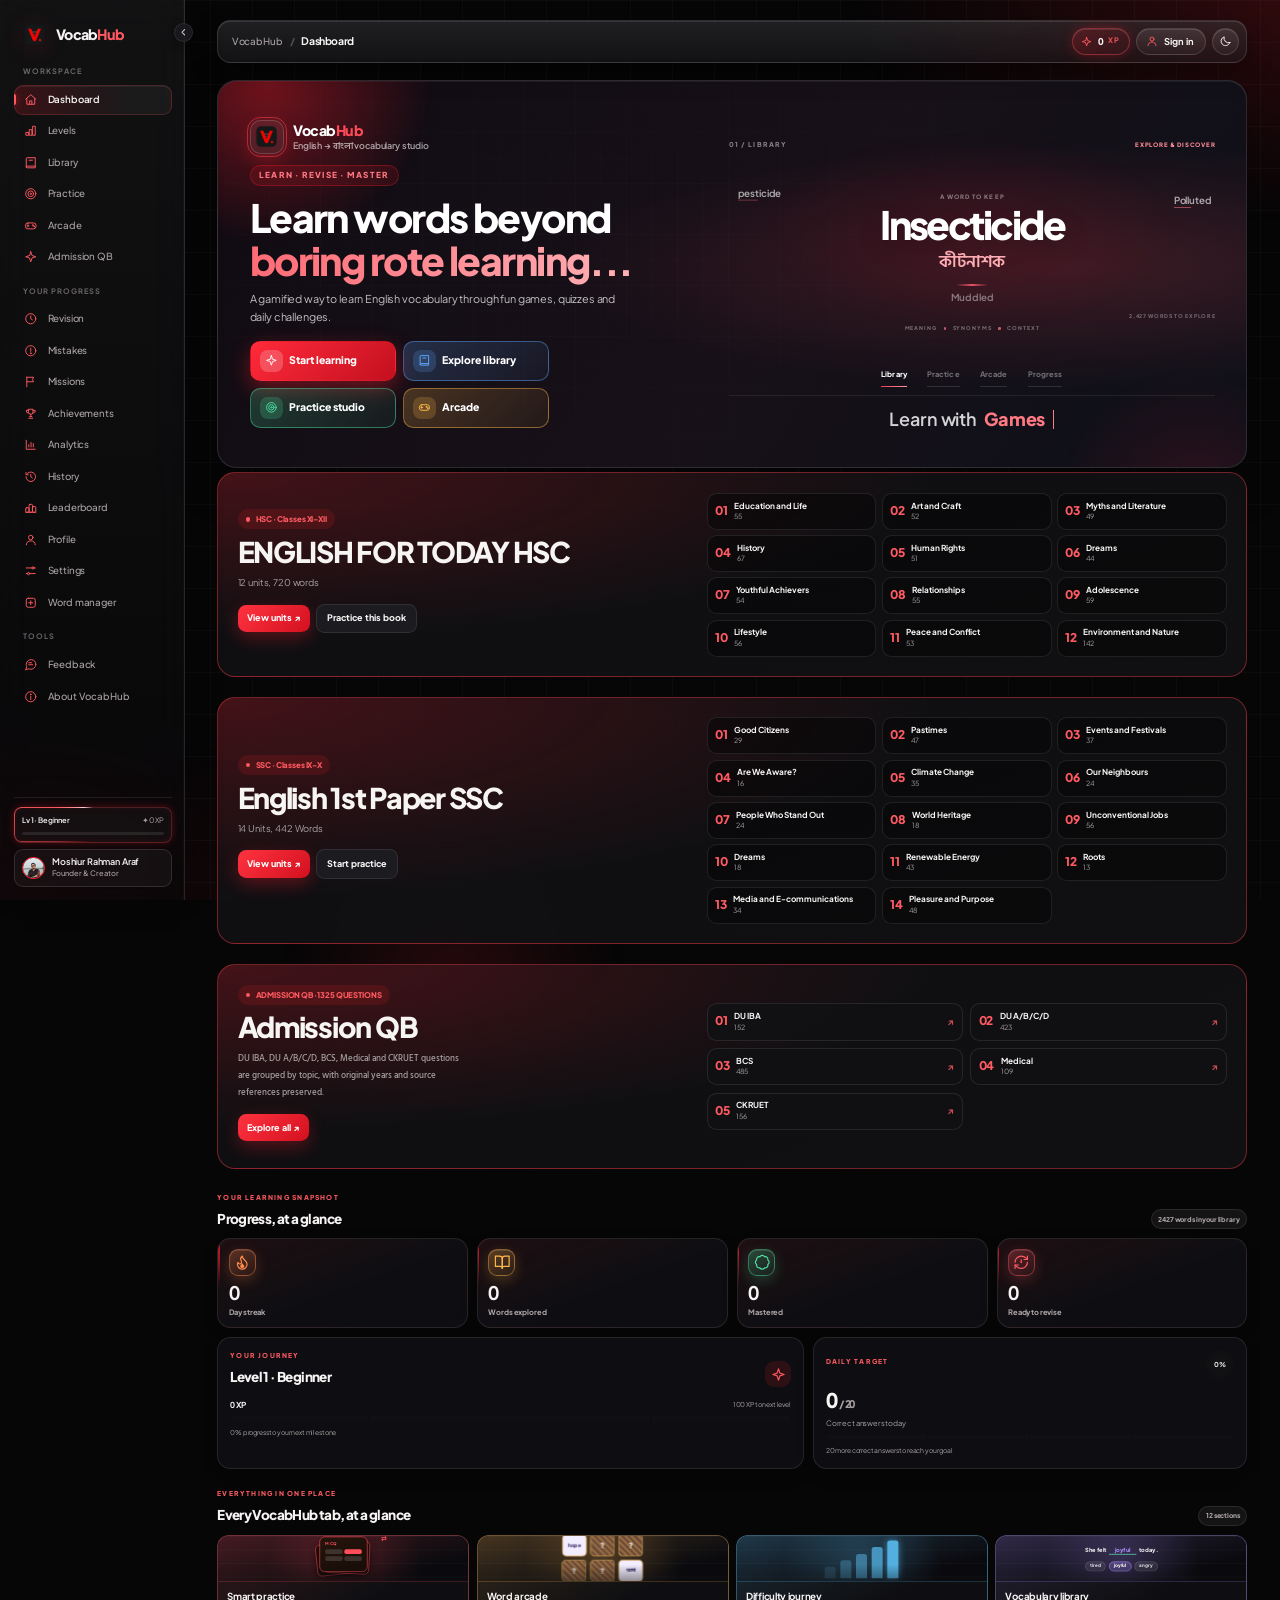
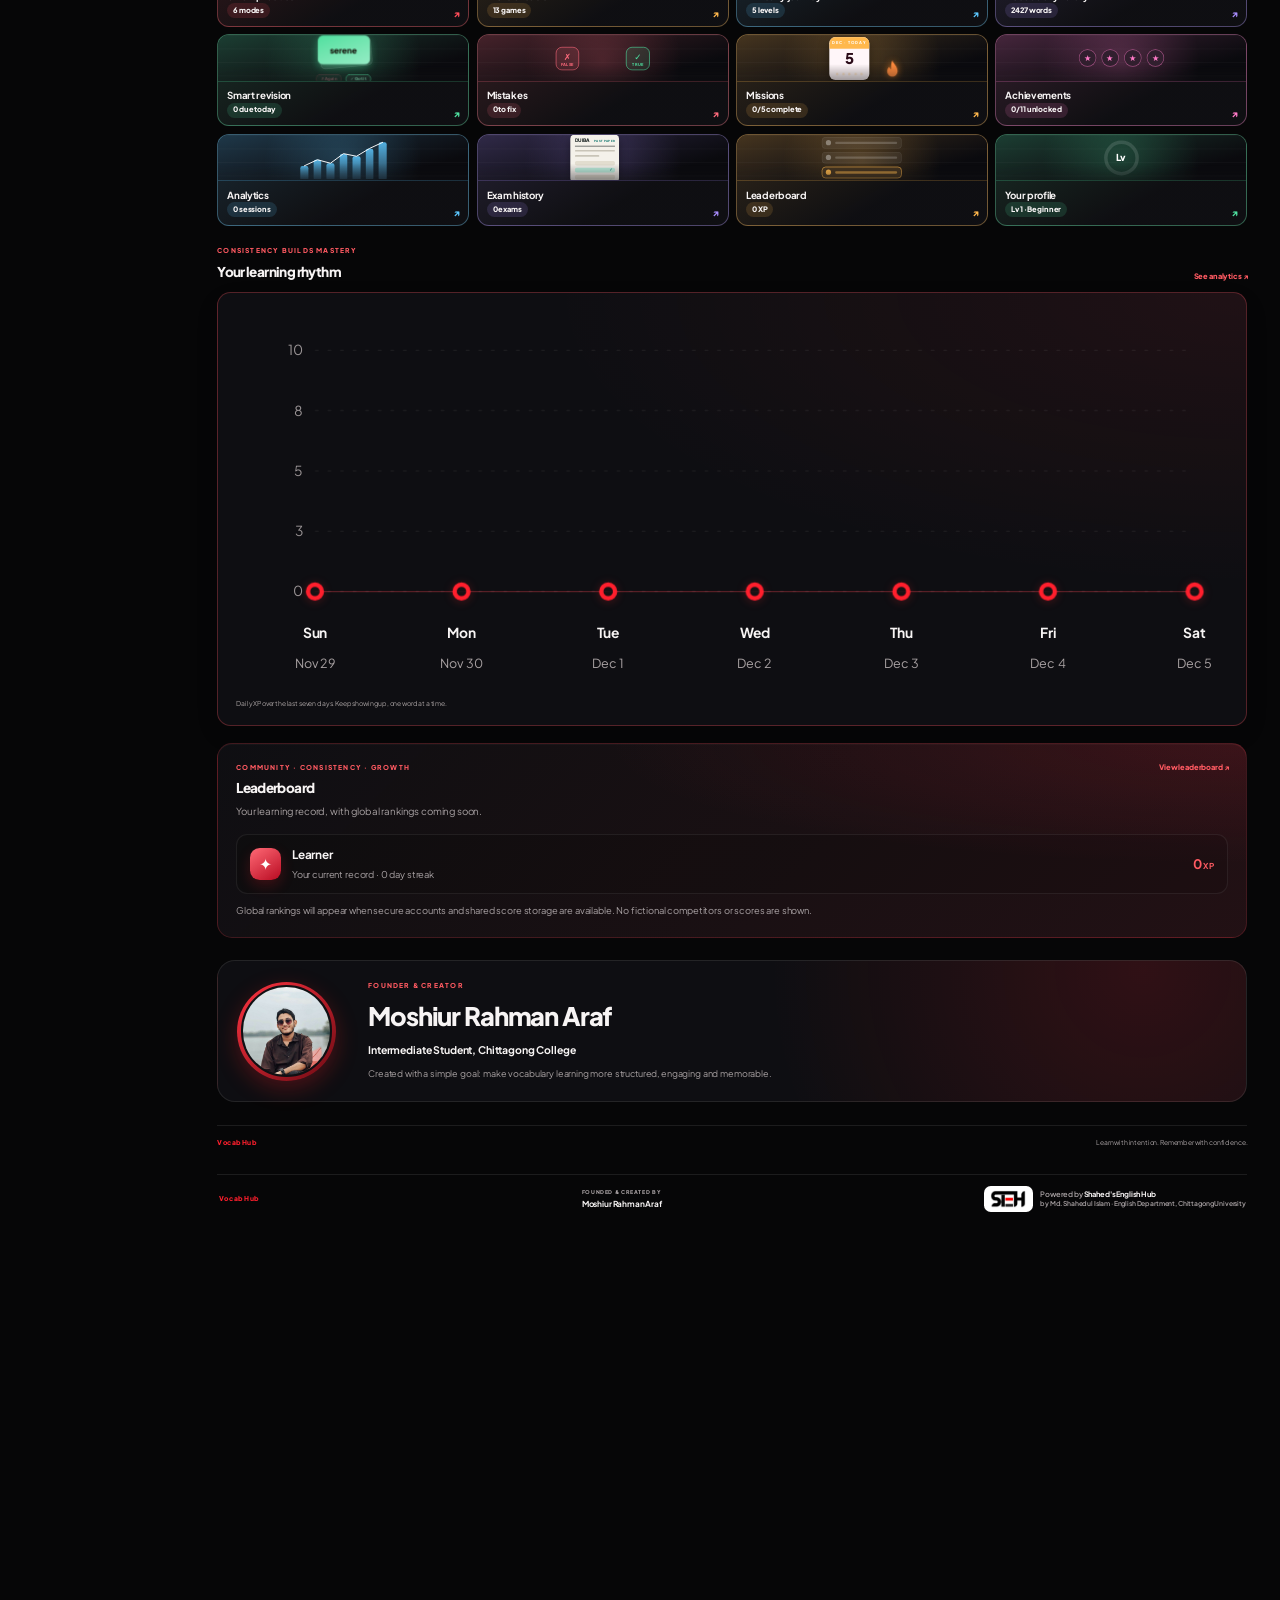
<file: index.html>
<!DOCTYPE html>
<html lang="en">
<head>
<meta charset="utf-8">
<meta name="viewport" content="width=device-width,initial-scale=1,viewport-fit=cover">
<meta name="author" content="Moshiur Rahman Araf — Founder &amp; Creator, Intermediate Student, Chittagong College">
<meta name="theme-color" content="#060607">
<meta name="application-name" content="VocabHub">
<meta name="mobile-web-app-capable" content="yes">
<meta name="apple-mobile-web-app-capable" content="yes">
<meta name="apple-mobile-web-app-title" content="VocabHub">
<meta name="apple-mobile-web-app-status-bar-style" content="black-translucent">
<meta name="format-detection" content="telephone=no">
<script>(function(){var d=new Date().toDateString();try{if(sessionStorage.getItem("vh_intro")||localStorage.getItem("vh_intro_day")===d)return;sessionStorage.setItem("vh_intro","1");localStorage.setItem("vh_intro_day",d)}catch(e){}document.documentElement.classList.add("vh-intro")})();</script>
<script>try{if(localStorage.getItem("vh_nav_collapsed")==="1")document.documentElement.classList.add("nav-collapsed")}catch(e){}</script>
<link rel="manifest" href="manifest.webmanifest">
<meta name="description" content="VocabHub — a gamified English vocabulary studio with fun games, quizzes and daily challenges.">
<title>VocabHub — Your Personal Vocabulary Studio</title>
<link rel="icon" type="image/png" href="assets/icons/favicon.png">
<link rel="apple-touch-icon" sizes="180x180" href="assets/icons/apple-touch-icon.png">
<link rel="icon" type="image/png" sizes="192x192" href="assets/icons/icon-192.png">
<link rel="preconnect" href="https://fonts.googleapis.com">
<link href="https://fonts.googleapis.com/css2?family=Plus+Jakarta+Sans:wght@400;500;600;700;800&family=Hind+Siliguri:wght@400;500;600;700&display=swap" rel="stylesheet">
<link rel="stylesheet" href="style.css?v=2.98">
</head>
<body>
<div id="vh-splash" role="presentation">
<div class="vs-words" aria-hidden="true"></div>
<div class="vs-glow" aria-hidden="true"></div>
<div class="vs-core">
<div class="vs-logo" aria-hidden="true"><svg class="vs-ring" viewBox="0 0 120 120"><circle cx="60" cy="60" r="55"/></svg><img src="assets/logo.png" alt=""></div>
<div class="vs-name" aria-label="VocabHub"><span style="--i:0">V</span><span style="--i:1">o</span><span style="--i:2">c</span><span style="--i:3">a</span><span style="--i:4">b</span><span class="vs-hub" style="--i:5">H</span><span class="vs-hub" style="--i:6">u</span><span class="vs-hub" style="--i:7">b</span></div>
<p class="vs-tag">Learn <i>·</i> Revise <i>·</i> Master</p>
<div class="vs-card" aria-hidden="true"><b class="vs-en"></b><i>→</i><span class="vs-bn"></span></div>
<p class="vs-by">English → বাংলা vocabulary studio<br><b>by Moshiur Rahman Araf</b></p>
</div>
<div class="vs-bar" aria-hidden="true"><i></i></div>
<button class="vs-skip" type="button">Skip ›</button>
</div>
<script>(function(){var el=document.getElementById("vh-splash"),root=document.documentElement;if(!el)return;if(!root.classList.contains("vh-intro")){el.remove();return}
var reduce=window.matchMedia&&matchMedia("(prefers-reduced-motion: reduce)").matches;
var W=[["ephemeral","ক্ষণস্থায়ী"],["benevolent","হিতৈষী"],["resilient","সহনশীল"],["eloquent","বাকপটু"],["meticulous","সূক্ষ্মদর্শী"],["candid","স্পষ্টবাদী"],["tenacious","দৃঢ়প্রতিজ্ঞ"],["lucid","সুস্পষ্ট"],["pragmatic","বাস্তববাদী"],["ambiguous","দ্ব্যর্থক"],["diligent","পরিশ্রমী"],["serene","শান্ত"],["vivid","উজ্জ্বল"],["profound","গভীর"]];
var box=el.querySelector(".vs-words"),n=window.innerWidth<600?9:15,s="",i;
var wide=window.innerWidth>=700,L,T;
for(i=0;i<n;i++){
 if(wide){L=i%2?3+(i*7)%20:72+(i*5)%20;T=6+(i*29)%82}
 else{L=3+(i*31)%72;T=i%2?4+(i*11)%12:80+(i*9)%14}
 s+='<span style="left:'+L+'%;top:'+T+'%;--d:'+((i%7)*.45).toFixed(2)+'s;--t:'+(4.2+(i%4)*.7).toFixed(1)+'s">'+W[i%W.length][0]+"</span>"}
box.innerHTML=s;
var card=el.querySelector(".vs-card"),en=el.querySelector(".vs-en"),bn=el.querySelector(".vs-bn"),k=0;
function show(j){card.classList.remove("on");void card.offsetWidth;en.textContent=W[j][0];bn.textContent=W[j][1];card.classList.add("on")}
show(0);var iv=setInterval(function(){k=(k+1)%3;show(k)},800);
var done=false,tm;
function finish(){if(done)return;done=true;clearInterval(iv);clearTimeout(tm);el.classList.add("out");root.classList.remove("vh-intro");setTimeout(function(){if(el.parentNode)el.parentNode.removeChild(el)},800)}
tm=setTimeout(finish,reduce?1200:2800);
el.addEventListener("click",finish);
document.addEventListener("keydown",function(e){if(done)return;if(e.key==="Escape"||e.key==="Enter"||e.key===" ")finish()});
})();</script>
<aside id="nav" role="navigation" aria-label="Main"></aside>
<div id="drawer"></div>
<main id="main"></main>
<div id="toasts"></div>
<script src="iba-data.js"></script>
<script src="hsc-data.js"></script>
<script src="ckruet-data.js"></script>
<script src="du-abcd-data.js"></script>
<script src="bcs-data.js"></script>
<script src="script.js?v=2.98"></script>
<script src="pwa.js"></script>
</body>
</html>
</file>
